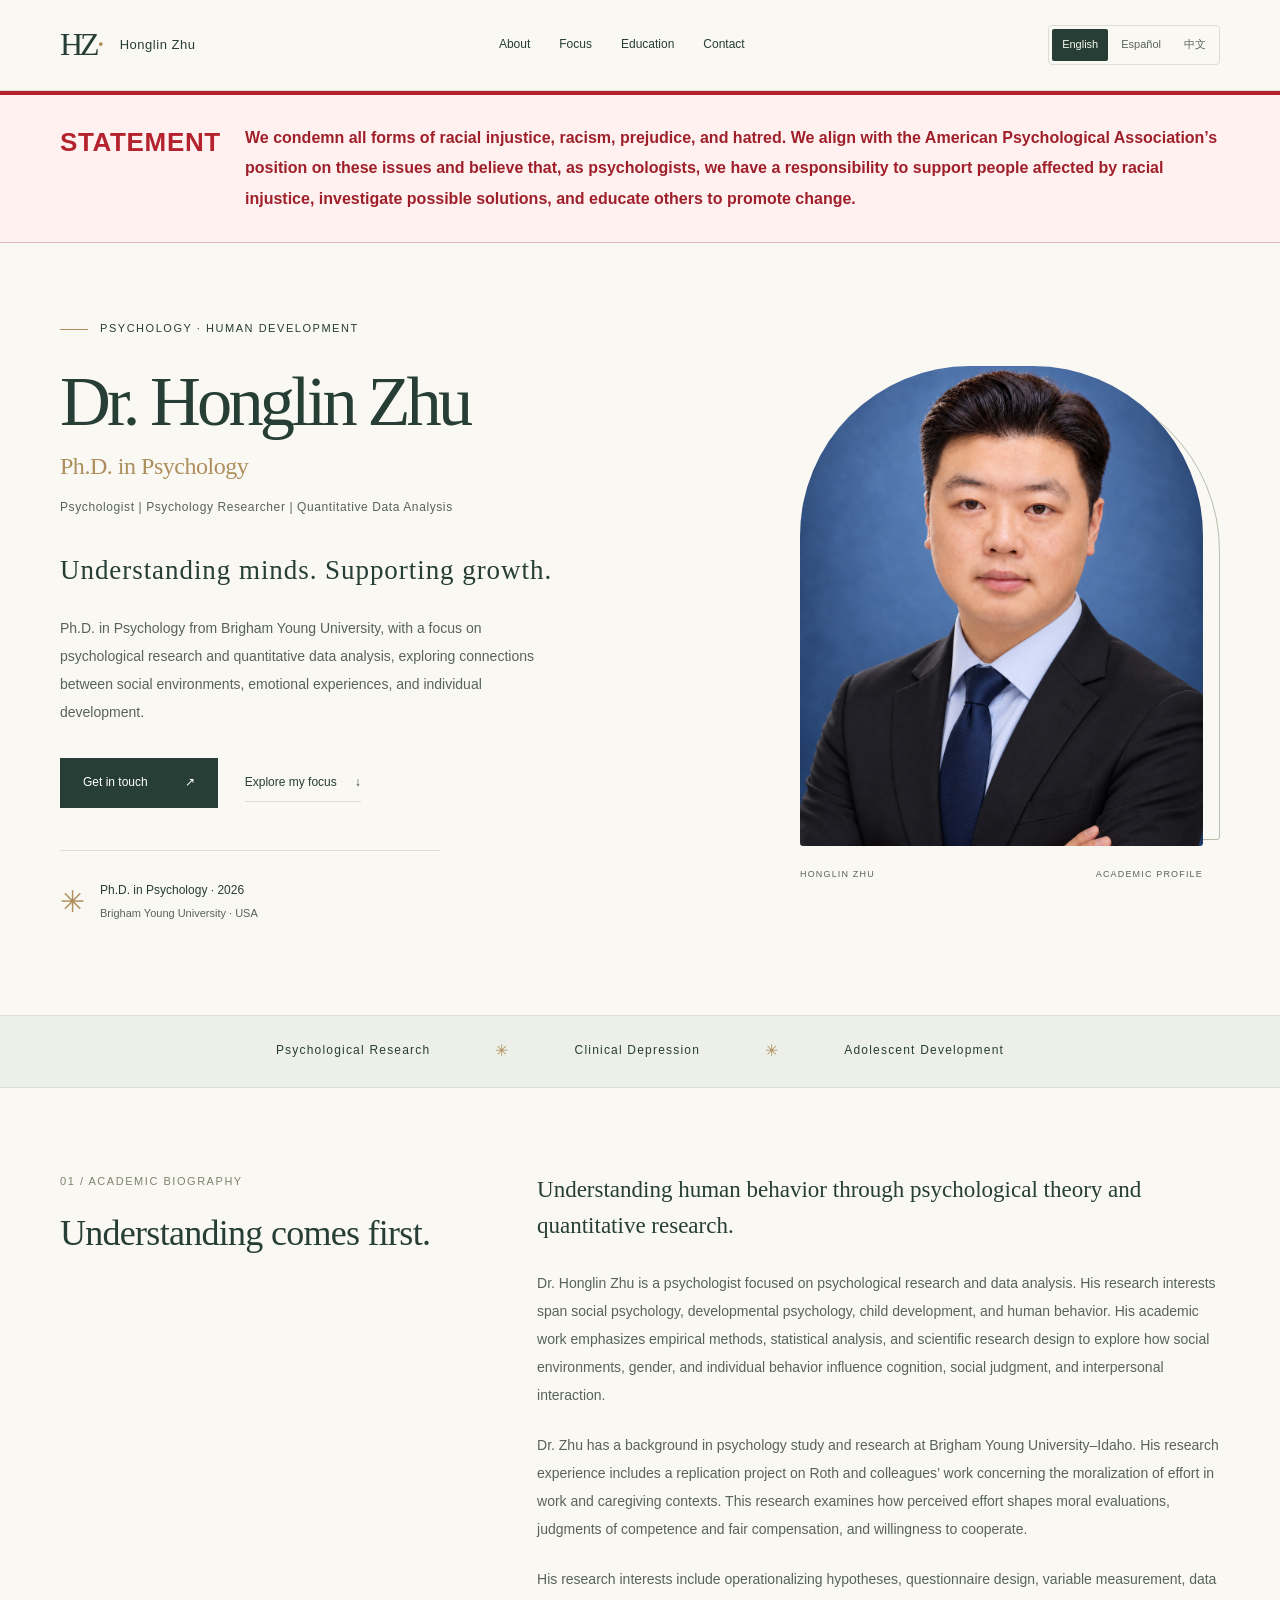
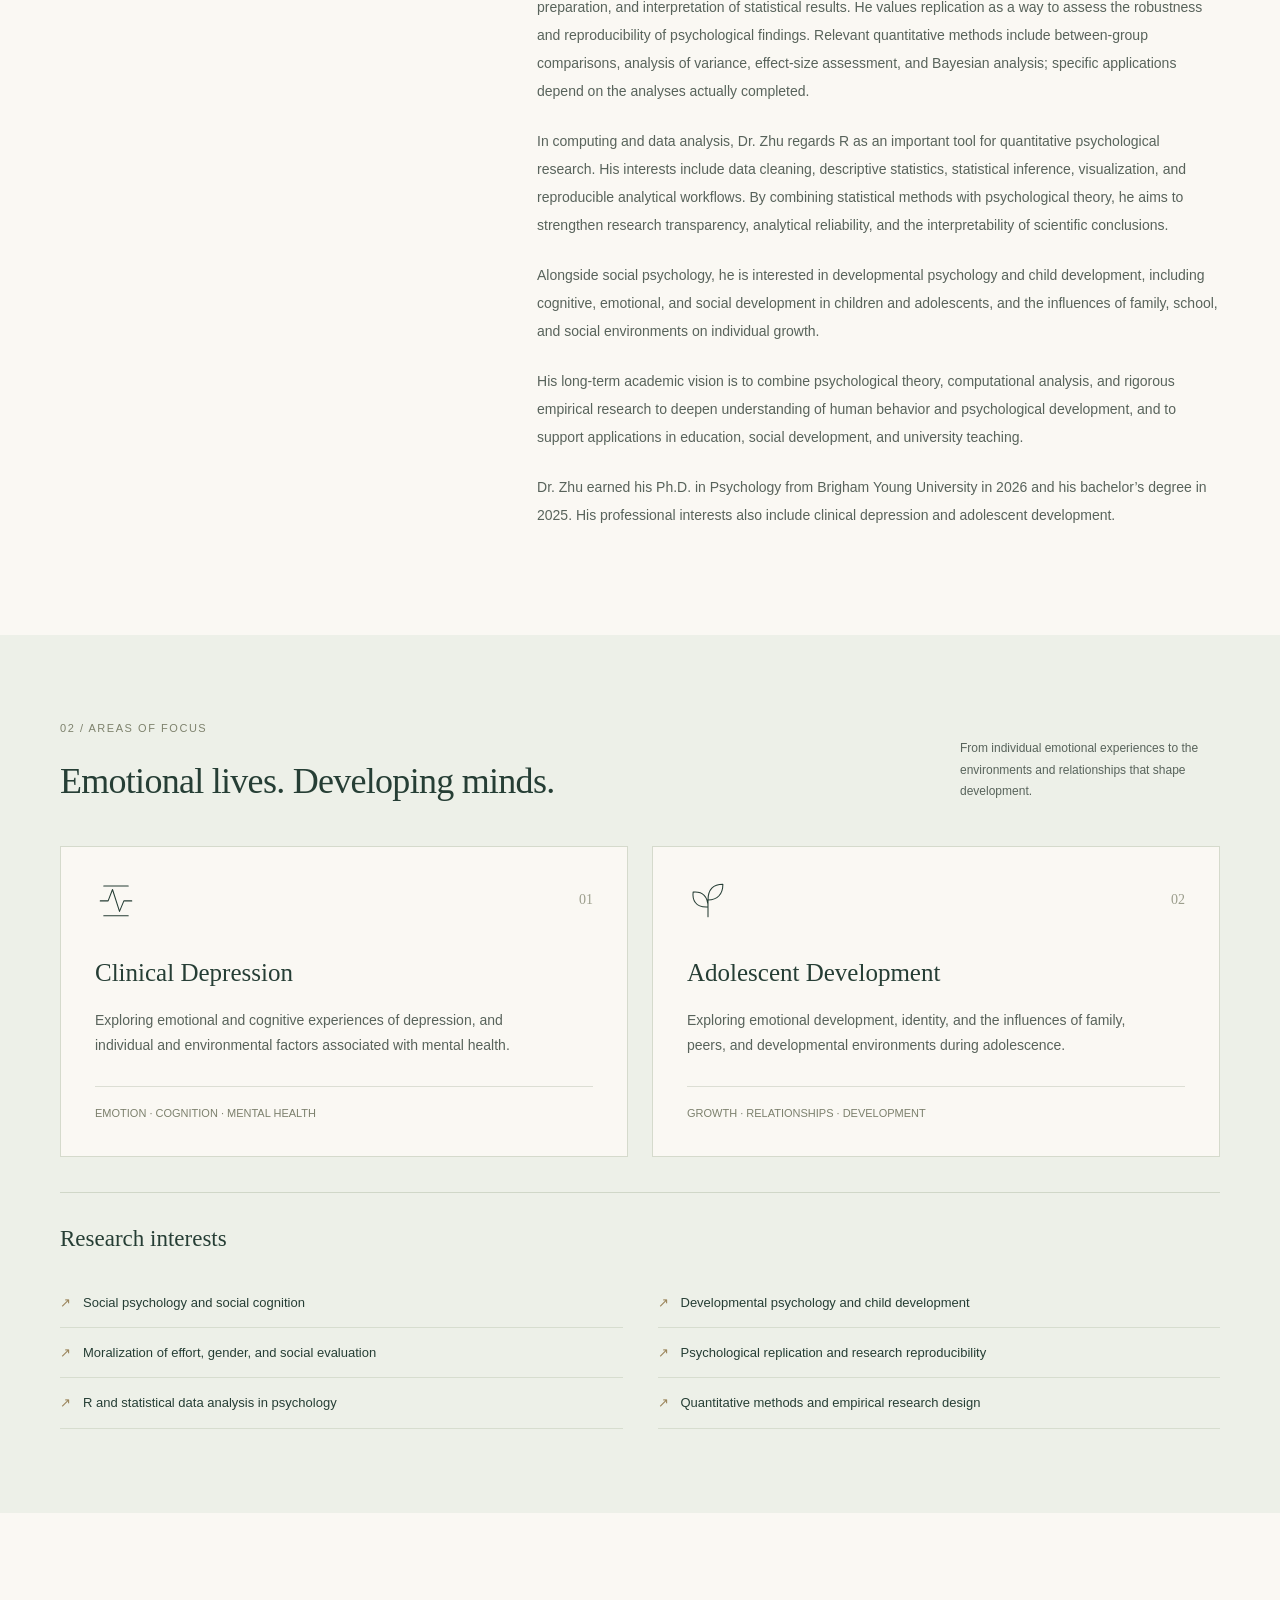
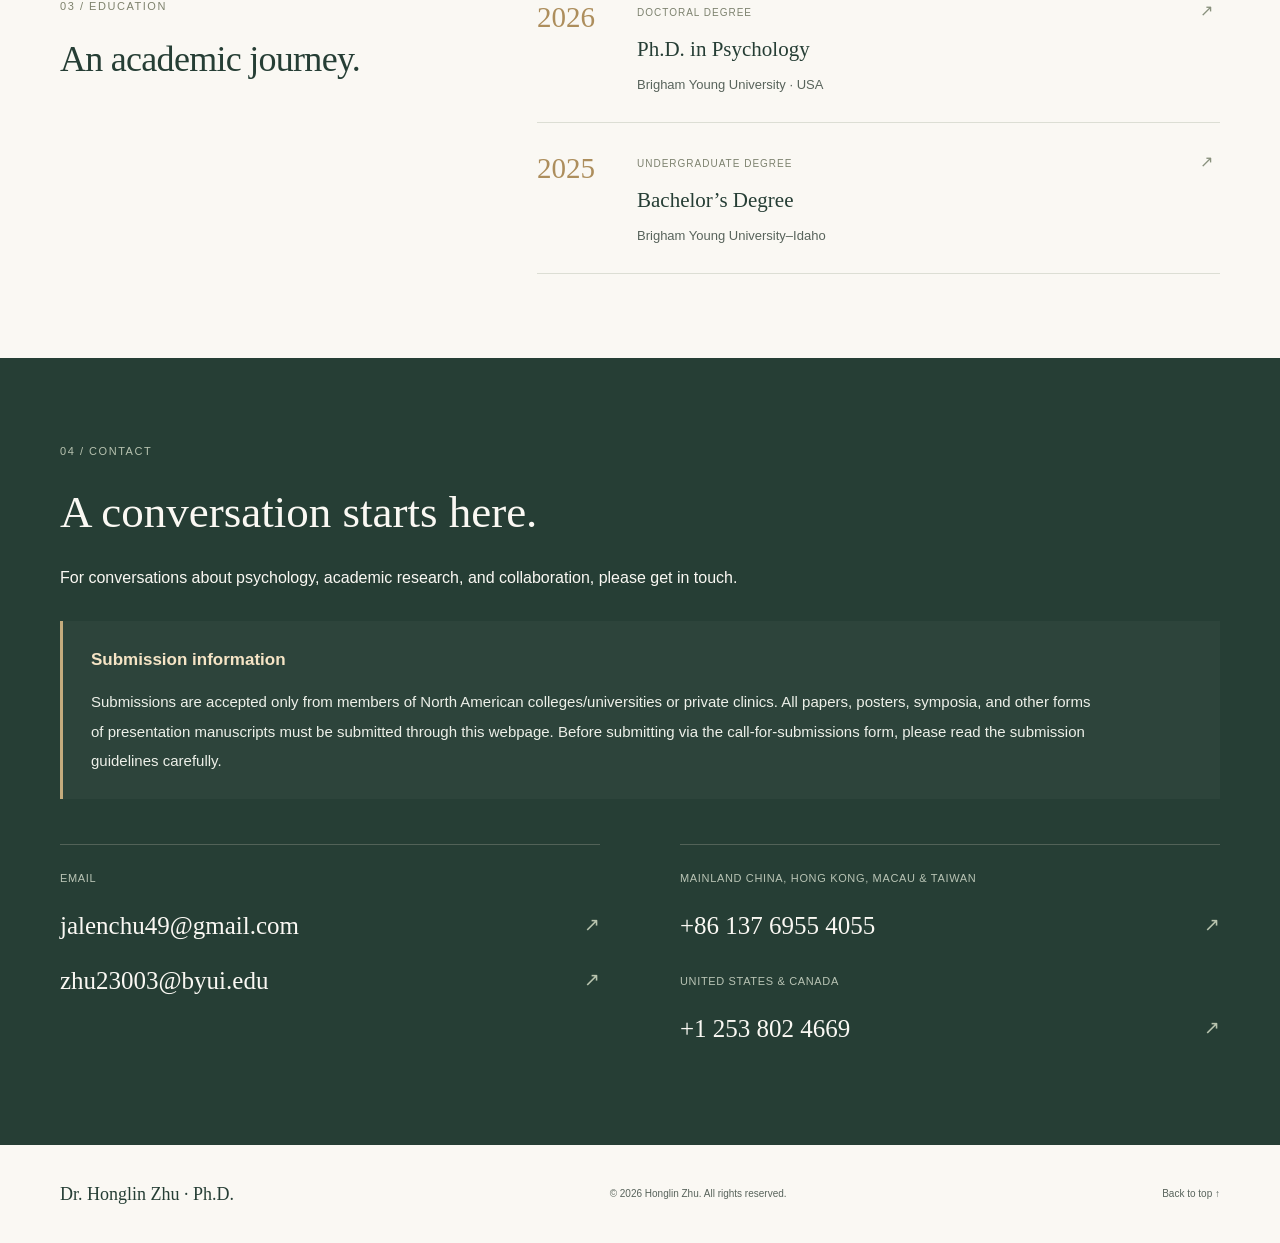
<file: index.html>
<!doctype html>
<html lang="en">
<head>
<meta charset="utf-8"><meta name="viewport" content="width=device-width, initial-scale=1"><meta name="theme-color" content="#263e35">
<meta name="description" content="Dr. Honglin Zhu, Ph.D. in Psychology, Brigham Young University. Psychological research, clinical depression, adolescent development and quantitative data analysis.">
<title>Dr. Honglin Zhu, Ph.D. | Psychology</title><link rel="icon" href="favicon.svg" type="image/svg+xml"><link rel="stylesheet" href="style.css?v=20261024-3"><script src="app.js?v=20261024-3" defer></script>
</head>
<body>
<a class="skip-link" href="#main" data-i18n="skip">Skip to content</a>
<header class="site-header"><div class="container header-inner">
<a class="brand" href="#home" aria-label="Honglin Zhu"><span class="monogram">HZ<span>·</span></span><span class="brand-name">Honglin Zhu</span></a>
<nav aria-label="Main navigation" data-label="navLabel"><a href="#about" data-i18n="navAbout">About</a><a href="#focus" data-i18n="navFocus">Focus</a><a href="#education" data-i18n="navEducation">Education</a><a href="#contact" data-i18n="navContact">Contact</a></nav>
<div class="languages" role="group" aria-label="Choose language / Elegir idioma / 选择语言"><button type="button" data-lang="en" lang="en" aria-pressed="true">English</button><button type="button" data-lang="es" lang="es" aria-pressed="false">Español</button><button type="button" data-lang="zh" lang="zh-CN" aria-pressed="false">中文</button></div>
</div></header>
<main id="main">
<aside class="statement"><div class="container"><p class="eyebrow" data-i18n="statementLabel">STATEMENT</p><p data-i18n="statement">We condemn all forms of racial injustice, racism, prejudice, and hatred. We align with the American Psychological Association’s position on these issues and believe that, as psychologists, we have a responsibility to support people affected by racial injustice, investigate possible solutions, and educate others to promote change.</p></div></aside>
<div class="container hero" id="home"><div class="hero-copy">
<p class="eyebrow"><span class="small-line"></span><span data-i18n="eyebrow">PSYCHOLOGY · HUMAN DEVELOPMENT</span></p>
<h1><span data-i18n="name">Dr. Honglin Zhu</span><span class="degree" data-i18n="nameSub">Ph.D. in Psychology</span></h1><p class="roles" data-i18n="roles">Psychologist | Psychology Researcher | Quantitative Data Analysis</p>
<p class="hero-title" data-i18n="heroTitle">Understanding minds. Supporting growth.</p>
<p class="hero-description" data-i18n="heroDescription">Ph.D. in Psychology from Brigham Young University, with a focus on psychological research and quantitative data analysis, exploring connections between social environments, emotional experiences, and individual development.</p>
<div class="hero-actions"><a class="button" href="#contact"><span data-i18n="getInTouch">Get in touch</span><span aria-hidden="true">↗</span></a><a class="text-link" href="#focus"><span data-i18n="explore">Explore my focus</span><span aria-hidden="true">↓</span></a></div>
<div class="hero-credential"><span class="credential-icon" aria-hidden="true">✳</span><div><span data-i18n="credential">Ph.D. in Psychology · 2026</span><small data-i18n="university">Brigham Young University · USA</small></div></div>
</div><figure class="portrait-frame"><div class="photo-outline" aria-hidden="true"></div><img src="portrait.png" width="1024" height="1536" alt="Honglin Zhu 的个人肖像" data-alt="portraitAlt" fetchpriority="high"><figcaption><span>HONGLIN ZHU</span><span data-i18n="portraitCaption">ACADEMIC PROFILE</span></figcaption></figure></div>
<div class="field-strip"><div class="container"><span data-i18n="stripOne">Psychological Research</span><span aria-hidden="true">✳</span><span data-i18n="stripTwo">Clinical Depression</span><span aria-hidden="true">✳</span><span data-i18n="stripThree">Adolescent Development</span></div></div>
<section class="container section about" id="about"><div class="section-heading"><p class="eyebrow" data-i18n="aboutLabel">01 / ACADEMIC BIOGRAPHY</p><h2 data-i18n="aboutTitle">Understanding comes first.</h2></div><div class="about-content"><p class="large-copy" data-i18n="aboutLead">Understanding human behavior through psychological theory and quantitative research.</p><p data-i18n="bio1">Dr. Honglin Zhu is a psychologist focused on psychological research and data analysis. His research interests span social psychology, developmental psychology, child development, and human behavior. His academic work emphasizes empirical methods, statistical analysis, and scientific research design to explore how social environments, gender, and individual behavior influence cognition, social judgment, and interpersonal interaction.</p><p data-i18n="bio2">Dr. Zhu has a background in psychology study and research at Brigham Young University–Idaho. His research experience includes a replication project on Roth and colleagues’ work concerning the moralization of effort in work and caregiving contexts. This research examines how perceived effort shapes moral evaluations, judgments of competence and fair compensation, and willingness to cooperate.</p><p data-i18n="bio3">His research interests include operationalizing hypotheses, questionnaire design, variable measurement, data preparation, and interpretation of statistical results. He values replication as a way to assess the robustness and reproducibility of psychological findings. Relevant quantitative methods include between-group comparisons, analysis of variance, effect-size assessment, and Bayesian analysis; specific applications depend on the analyses actually completed.</p><p data-i18n="bio4">In computing and data analysis, Dr. Zhu regards R as an important tool for quantitative psychological research. His interests include data cleaning, descriptive statistics, statistical inference, visualization, and reproducible analytical workflows. By combining statistical methods with psychological theory, he aims to strengthen research transparency, analytical reliability, and the interpretability of scientific conclusions.</p><p data-i18n="bio5">Alongside social psychology, he is interested in developmental psychology and child development, including cognitive, emotional, and social development in children and adolescents, and the influences of family, school, and social environments on individual growth.</p><p data-i18n="bio6">His long-term academic vision is to combine psychological theory, computational analysis, and rigorous empirical research to deepen understanding of human behavior and psychological development, and to support applications in education, social development, and university teaching.</p><p data-i18n="bio7">Dr. Zhu earned his Ph.D. in Psychology from Brigham Young University in 2026 and his bachelor’s degree in 2025. His professional interests also include clinical depression and adolescent development.</p></div></section>
<section class="focus-section" id="focus"><div class="container section"><div class="section-top"><div class="section-heading"><p class="eyebrow" data-i18n="focusLabel">02 / AREAS OF FOCUS</p><h2 data-i18n="focusTitle">Emotional lives. Developing minds.</h2></div><p class="section-note" data-i18n="focusNote">From individual emotional experiences to the environments and relationships that shape development.</p></div><div class="focus-grid">
<article class="focus-card"><div class="card-top"><svg viewBox="0 0 48 48" fill="none" aria-hidden="true"><path d="M6 25h9l5-13 8 25 5-12h9M10 8h28M10 42h28"/></svg><span>01</span></div><h3 data-i18n="depressionTitle">Clinical Depression</h3><p data-i18n="depressionBody">Exploring emotional and cognitive experiences of depression, and individual and environmental factors associated with mental health.</p><span class="card-tag" data-i18n="depressionTag">EMOTION · COGNITION · MENTAL HEALTH</span></article>
<article class="focus-card"><div class="card-top"><svg viewBox="0 0 48 48" fill="none" aria-hidden="true"><path d="M24 43V23M24 32C9 33 6 23 7 15c11-1 17 5 17 17ZM24 24c0-12 6-18 17-18 0 11-6 18-17 18Z"/></svg><span>02</span></div><h3 data-i18n="adolescentTitle">Adolescent Development</h3><p data-i18n="adolescentBody">Exploring emotional development, identity, and the influences of family, peers, and developmental environments during adolescence.</p><span class="card-tag" data-i18n="adolescentTag">GROWTH · RELATIONSHIPS · DEVELOPMENT</span></article>
</div><div class="research-directions"><h3 data-i18n="researchHeading">Research interests</h3><ul><li data-i18n="research1">Social psychology and social cognition</li><li data-i18n="research2">Developmental psychology and child development</li><li data-i18n="research3">Moralization of effort, gender, and social evaluation</li><li data-i18n="research4">Psychological replication and research reproducibility</li><li data-i18n="research5">R and statistical data analysis in psychology</li><li data-i18n="research6">Quantitative methods and empirical research design</li></ul></div></div></section>
<section class="container section education" id="education"><div class="section-heading"><p class="eyebrow" data-i18n="educationLabel">03 / EDUCATION</p><h2 data-i18n="educationTitle">An academic journey.</h2></div><div class="timeline">
<article class="education-item"><span class="year">2026</span><div><span class="education-tag" data-i18n="doctoralTag">DOCTORAL DEGREE</span><h3 data-i18n="doctoralDegree">Ph.D. in Psychology</h3><p data-i18n="doctoralSchool">Brigham Young University · USA</p></div><span class="education-mark" aria-hidden="true">↗</span></article>
<article class="education-item"><span class="year">2025</span><div><span class="education-tag" data-i18n="bachelorTag">UNDERGRADUATE DEGREE</span><h3 data-i18n="bachelorDegree">Bachelor’s Degree</h3><p data-i18n="bachelorNote">Brigham Young University–Idaho</p></div><span class="education-mark" aria-hidden="true">↗</span></article>
</div></section>
<section class="contact-section" id="contact"><div class="container section"><div class="contact-intro"><p class="eyebrow" data-i18n="contactLabel">04 / CONTACT</p><h2 data-i18n="contactTitle">A conversation starts here.</h2><p data-i18n="contactIntro">For conversations about psychology, academic research, and collaboration, please get in touch.</p><div class="submission-notice"><h3 data-i18n="submissionTitle">Submission information</h3><p data-i18n="submissionBody">Submissions are accepted only from members of North American colleges/universities or private clinics. All papers, posters, symposia, and other forms of presentation manuscripts must be submitted through this webpage. Before submitting via the call-for-submissions form, please read the submission guidelines carefully.</p></div></div><div class="contact-grid">
<div class="contact-card"><span class="contact-type" data-i18n="emailLabel">EMAIL</span><a href="mailto:jalenchu49@gmail.com">jalenchu49@gmail.com <span aria-hidden="true">↗</span></a><a href="mailto:zhu23003@byui.edu">zhu23003@byui.edu <span aria-hidden="true">↗</span></a></div>
<div class="contact-card"><span class="contact-type" data-i18n="asiaLabel">MAINLAND CHINA, HONG KONG, MACAU &amp; TAIWAN</span><a href="tel:+8613769554055">+86 137 6955 4055 <span aria-hidden="true">↗</span></a><span class="contact-type region" data-i18n="americaLabel">UNITED STATES &amp; CANADA</span><a href="tel:+12538024669">+1 253 802 4669 <span aria-hidden="true">↗</span></a></div>
</div></div></section>
</main>
<footer><div class="container footer-inner"><a class="footer-name" href="#home" data-i18n="footerName">Dr. Honglin Zhu · Ph.D.</a><p>© <span id="year">2026</span> Honglin Zhu. <span data-i18n="rights">All rights reserved.</span></p><a href="#home" class="back-top"><span data-i18n="backTop">Back to top</span> ↑</a></div></footer>
<noscript><p class="noscript">语言切换需要 JavaScript。Language switching requires JavaScript. Para cambiar de idioma, activa JavaScript.</p></noscript>
</body></html>
</file>
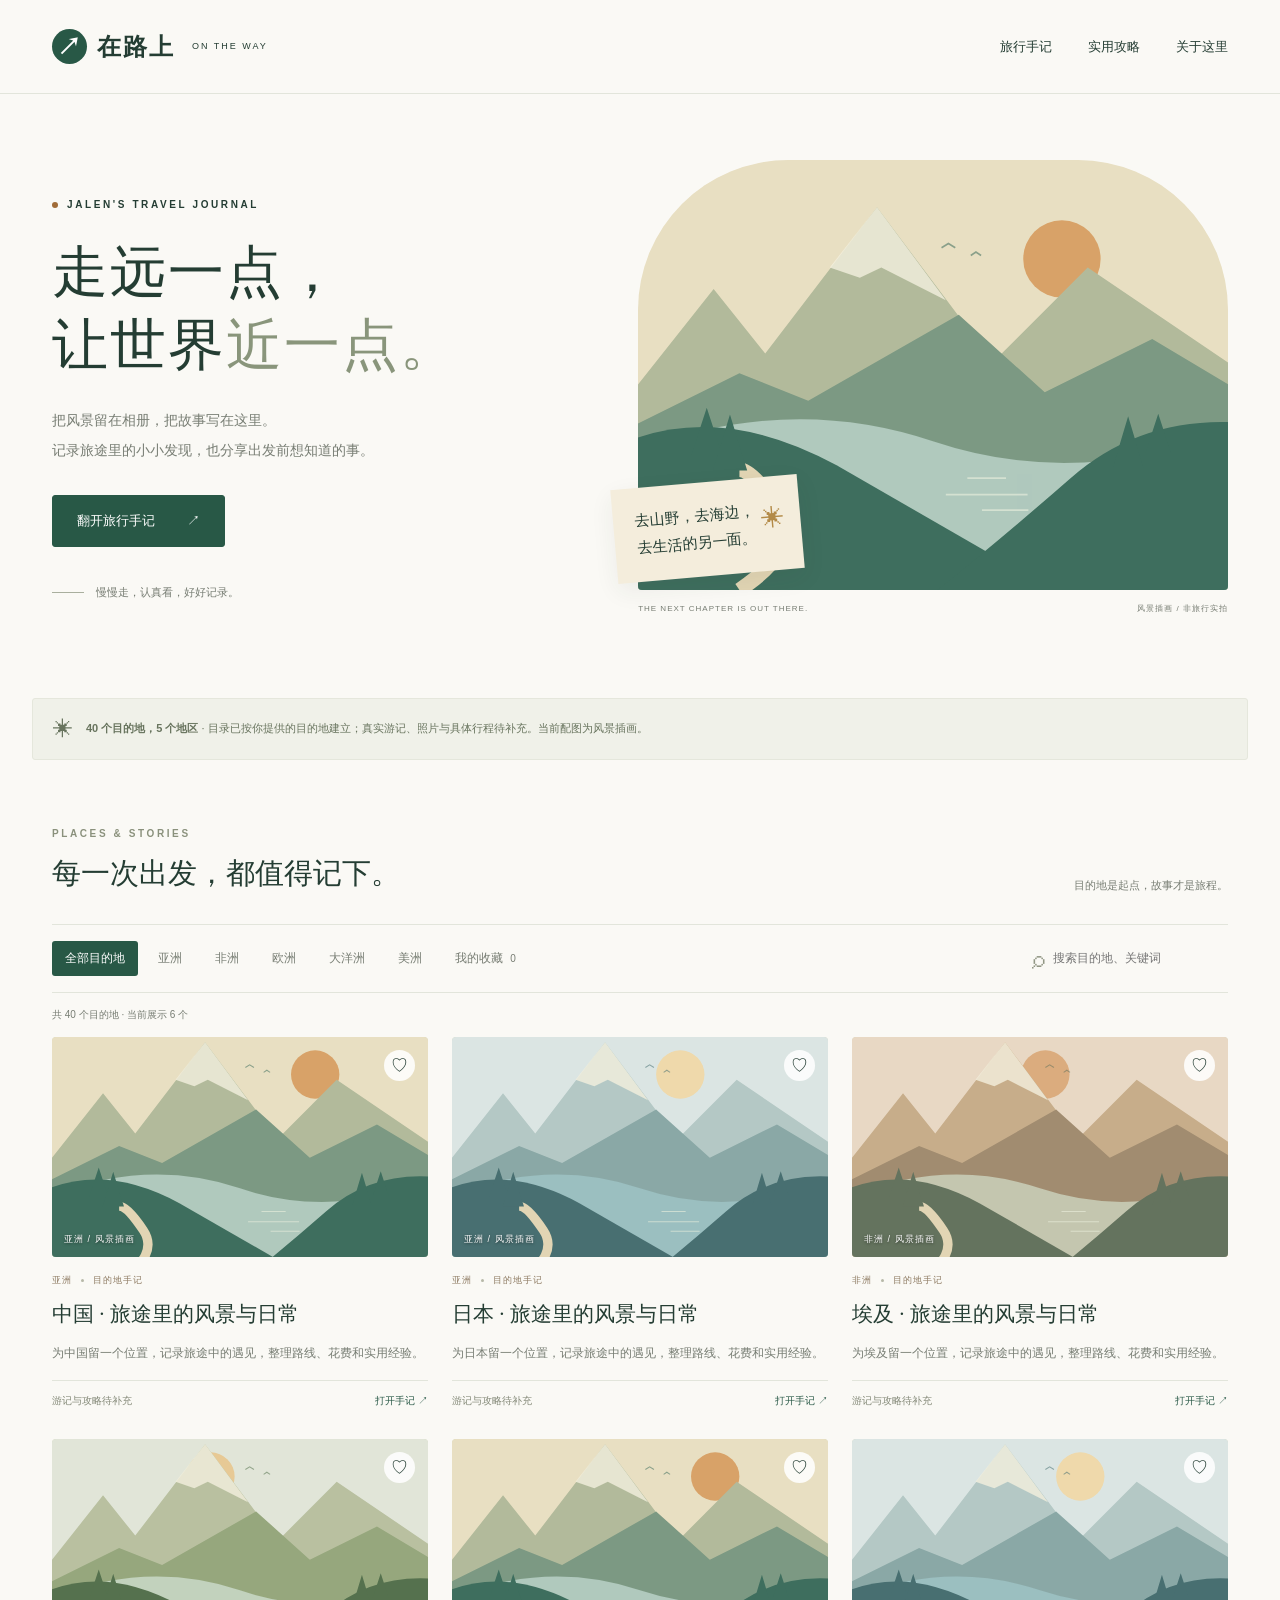
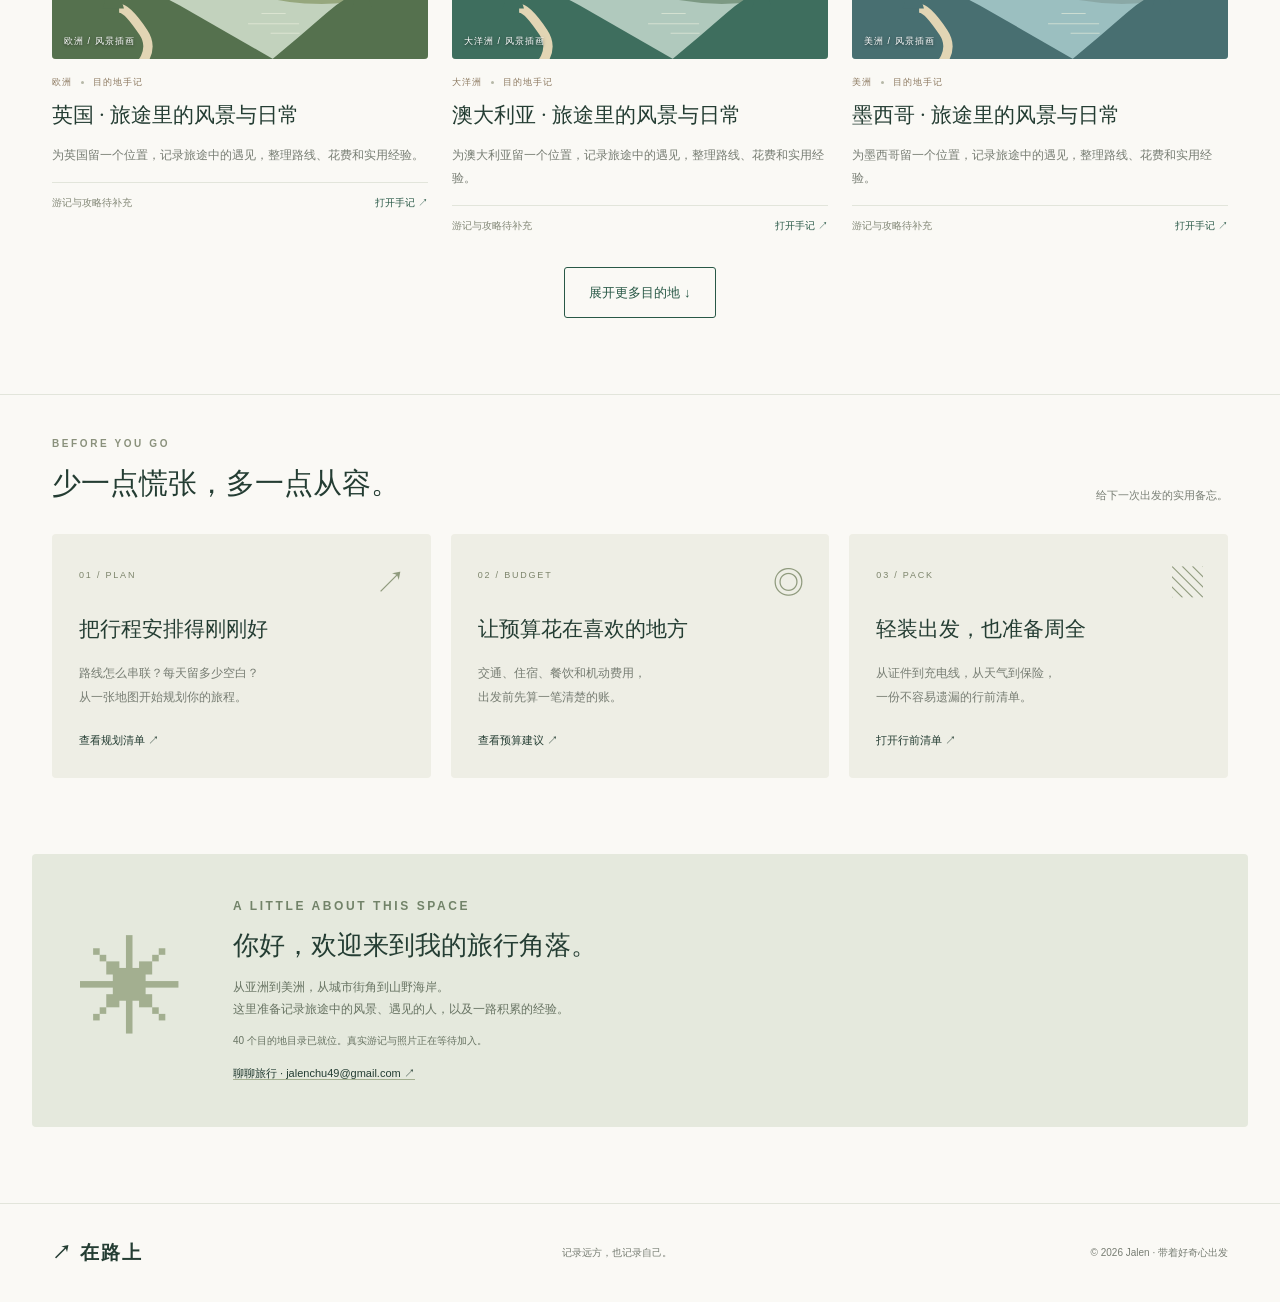
<file: travel/index.html>
<!doctype html>
<html lang="zh-CN">
<head>
  <meta charset="utf-8">
  <meta name="viewport" content="width=device-width, initial-scale=1">
  <meta name="description" content="在路上：收集旅行中的片刻，分享路线、预算与实用攻略。">
  <title>在路上 · Jalen 的旅行手记</title>
  <link rel="icon" href="icon.svg" type="image/svg+xml">
  <link rel="stylesheet" href="style.css">
  <script src="app.js" defer></script>
</head>
<body>
  <header class="header"><a class="brand" href="#home"><span class="brand-mark">↗</span>在路上<span class="brand-en">ON THE WAY</span></a><nav aria-label="主导航"><a href="#stories">旅行手记</a><a href="#guides">实用攻略</a><a href="#about">关于这里</a></nav></header>
  <main id="home">
    <section class="hero">
      <div class="hero-copy"><p class="eyebrow"><span></span> JALEN'S TRAVEL JOURNAL</p><h1>走远一点，<br>让世界<span>近一点。</span></h1><p class="intro">把风景留在相册，把故事写在这里。<br>记录旅途里的小小发现，也分享出发前想知道的事。</p><a class="button primary" href="#stories">翻开旅行手记 <span>↗</span></a><div class="hero-note"><span class="note-line"></span>慢慢走，认真看，好好记录。</div></div>
      <div class="hero-art"><div id="hero-landscape" aria-label="山间湖泊与公路的旅行插画" role="img"></div><div class="art-caption"><span>THE NEXT CHAPTER IS OUT THERE.</span><span>风景插画 / 非旅行实拍</span></div><div class="floating-note">去山野，去海边，<br>去生活的另一面。<span>✳</span></div></div>
    </section>
    <div class="notice"><span>✳</span><p><strong>40 个目的地，5 个地区</strong> · 目录已按你提供的目的地建立；真实游记、照片与具体行程待补充。当前配图为风景插画。</p></div>
    <section class="stories section" id="stories"><div class="section-heading"><div><p class="eyebrow">PLACES & STORIES</p><h2>每一次出发，都值得记下。</h2></div><span class="section-aside">目的地是起点，故事才是旅程。</span></div><div class="toolbar"><div class="filters" role="group" aria-label="目的地筛选"><button class="filter active" data-region="all" aria-pressed="true">全部目的地</button><button class="filter" data-region="asia" aria-pressed="false">亚洲</button><button class="filter" data-region="africa" aria-pressed="false">非洲</button><button class="filter" data-region="europe" aria-pressed="false">欧洲</button><button class="filter" data-region="oceania" aria-pressed="false">大洋洲</button><button class="filter" data-region="america" aria-pressed="false">美洲</button><button class="filter" data-region="saved" aria-pressed="false">我的收藏 <span id="saved-count">0</span></button></div><label class="search"><span aria-hidden="true">⌕</span><input id="search" type="search" placeholder="搜索目的地、关键词" aria-label="搜索目的地或关键词"></label></div><p id="results-count" class="results-count" aria-live="polite"></p><div class="cards" id="story-grid"></div><div class="more-wrap"><button class="button" id="show-more">展开更多目的地 ↓</button></div><div class="empty" id="empty" hidden><span>⌁</span><h3>这里还没有旅行故事</h3><p>试试其他关键词，或收藏一篇感兴趣的手记。</p><button class="button" id="reset">查看全部目的地</button></div></section>
    <section class="guide-section section" id="guides"><div class="section-heading"><div><p class="eyebrow">BEFORE YOU GO</p><h2>少一点慌张，多一点从容。</h2></div><span class="section-aside">给下一次出发的实用备忘。</span></div><div class="guide-grid"><button class="guide" data-guide="planning"><span class="guide-icon">↗</span><span class="guide-number">01 / PLAN</span><h3>把行程安排得刚刚好</h3><p>路线怎么串联？每天留多少空白？<br>从一张地图开始规划你的旅程。</p><span class="guide-more">查看规划清单 ↗</span></button><button class="guide" data-guide="budget"><span class="guide-icon">◎</span><span class="guide-number">02 / BUDGET</span><h3>让预算花在喜欢的地方</h3><p>交通、住宿、餐饮和机动费用，<br>出发前先算一笔清楚的账。</p><span class="guide-more">查看预算建议 ↗</span></button><button class="guide" data-guide="packing"><span class="guide-icon">▧</span><span class="guide-number">03 / PACK</span><h3>轻装出发，也准备周全</h3><p>从证件到充电线，从天气到保险，<br>一份不容易遗漏的行前清单。</p><span class="guide-more">打开行前清单 ↗</span></button></div></section>
    <section class="about section" id="about"><div class="about-symbol" aria-hidden="true">✳</div><div><p class="eyebrow">A LITTLE ABOUT THIS SPACE</p><h2>你好，欢迎来到我的旅行角落。</h2><p>从亚洲到美洲，从城市街角到山野海岸。<br>这里准备记录旅途中的风景、遇见的人，以及一路积累的经验。</p><p class="about-note">40 个目的地目录已就位。真实游记与照片正在等待加入。</p><a href="mailto:jalenchu49@gmail.com">聊聊旅行 · jalenchu49@gmail.com ↗</a></div></section>
  </main>
  <footer><a class="brand" href="#home">↗ 在路上</a><p>记录远方，也记录自己。</p><span>© <span id="year"></span> Jalen · 带着好奇心出发</span></footer>
  <dialog id="article-dialog" aria-labelledby="article-title"><button class="close-dialog" id="close-dialog" aria-label="关闭文章">×</button><div id="article-content"></div></dialog>
</body>
</html>
</file>
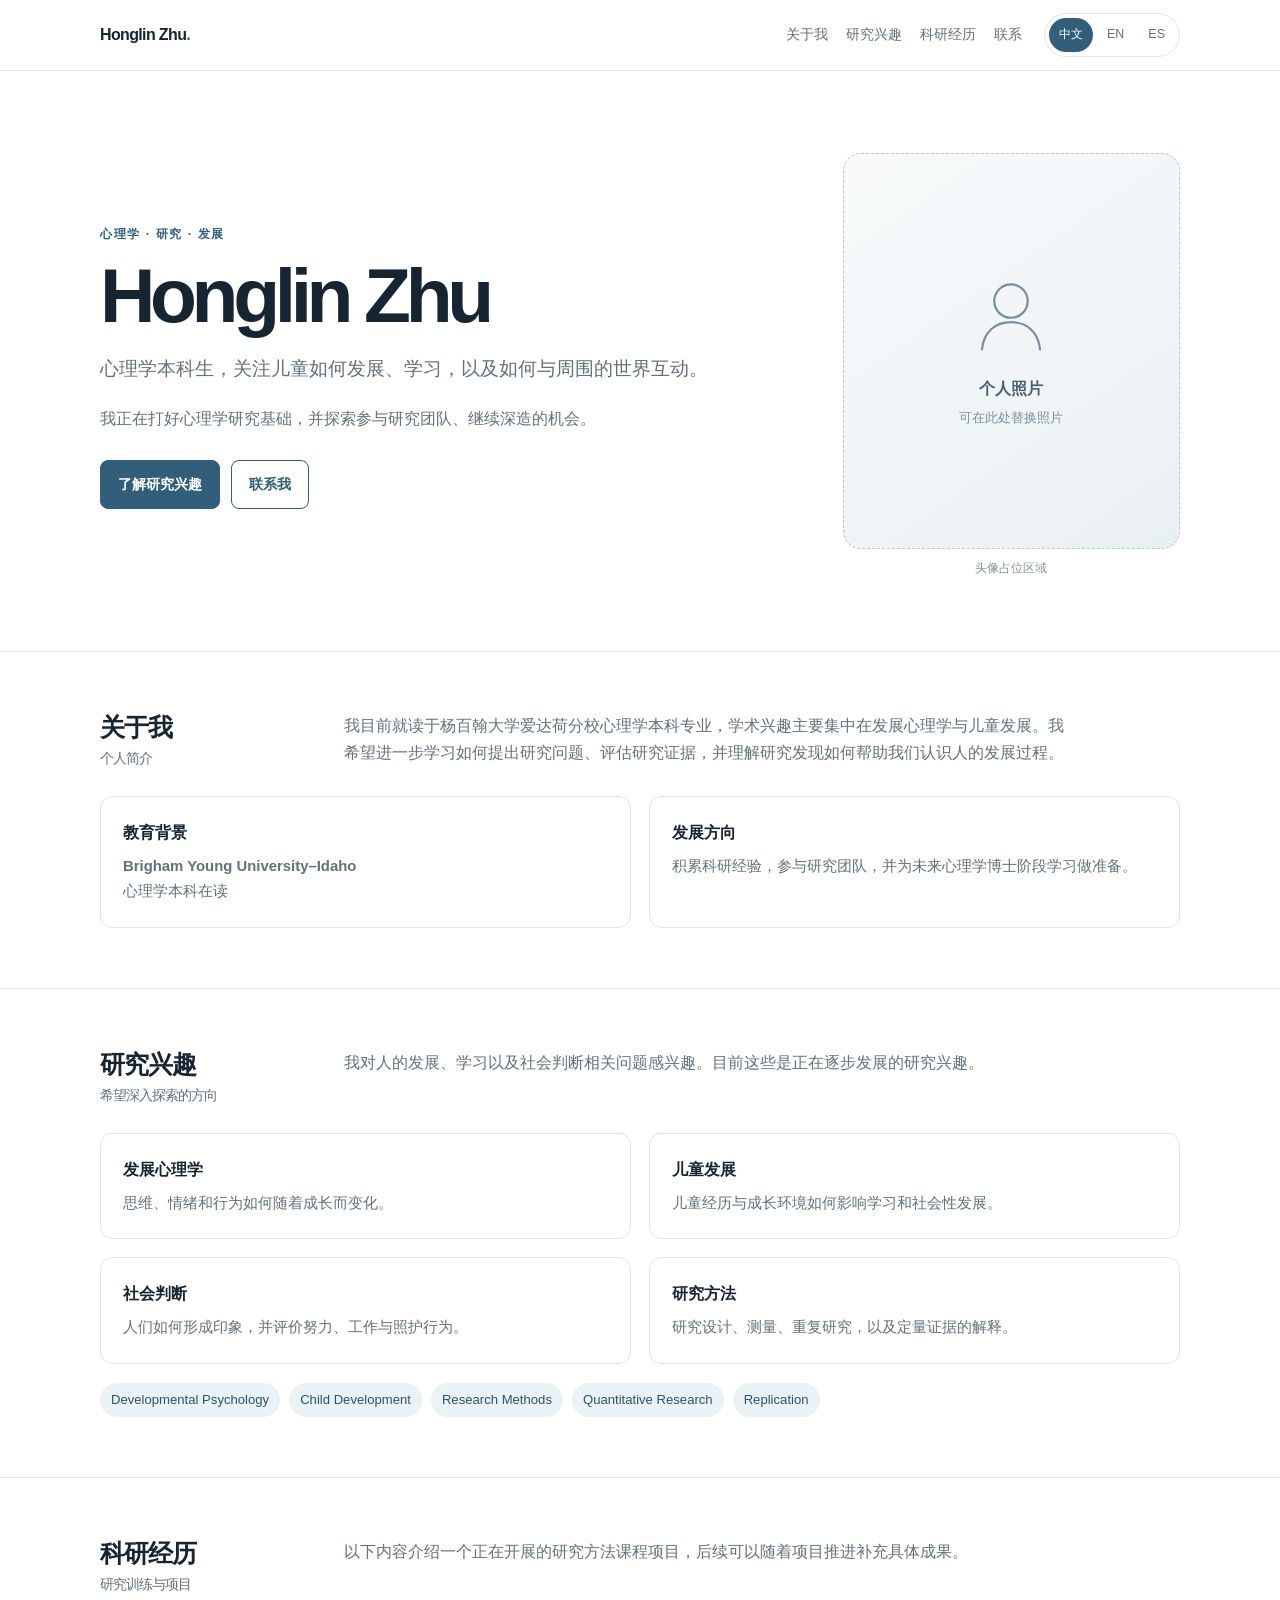
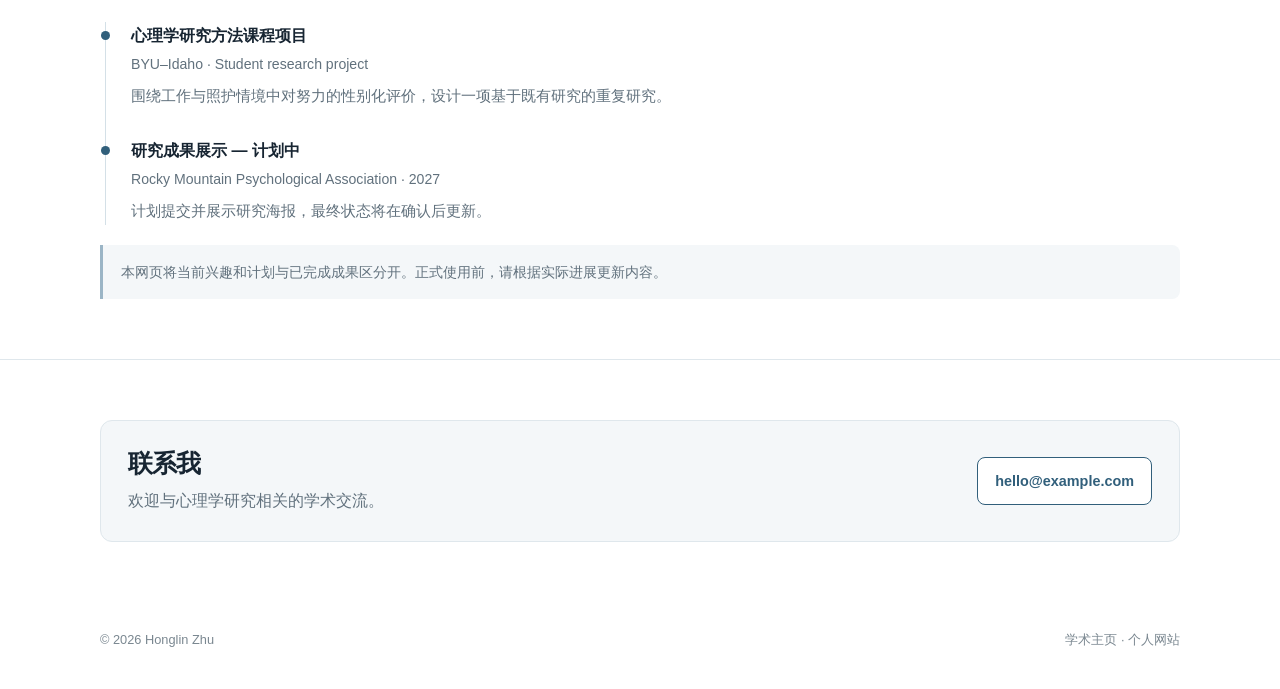
<file: preview.html>
<!DOCTYPE html>
<html lang="zh-CN">
<head>
  <meta charset="UTF-8" />
  <meta name="viewport" content="width=device-width, initial-scale=1.0" />
  <title>Honglin Zhu | Academic Profile</title>
  <style>
    :root {
      --ink:#172532;
      --muted:#61717d;
      --line:#dfe7ec;
      --soft:#f4f7f9;
      --accent:#315f7b;
      --accent-light:#eaf2f6;
      --max:1080px;
    }
    * { box-sizing:border-box; }
    html { scroll-behavior:smooth; }
    body {
      margin:0;
      color:var(--ink);
      background:#fff;
      font-family:Inter,-apple-system,BlinkMacSystemFont,"Segoe UI",
        "PingFang SC","Microsoft YaHei",Arial,sans-serif;
      line-height:1.7;
    }
    a { color:var(--accent); text-decoration:none; }
    a:hover { text-decoration:underline; }
    .container { width:min(var(--max),calc(100% - 44px)); margin:auto; }

    header {
      position:sticky;
      top:0;
      z-index:10;
      border-bottom:1px solid var(--line);
      background:rgba(255,255,255,.94);
      backdrop-filter:blur(12px);
    }
    .nav {
      min-height:70px;
      display:flex;
      align-items:center;
      justify-content:space-between;
      gap:20px;
    }
    .brand {
      color:var(--ink);
      font-weight:800;
      letter-spacing:-.04em;
      white-space:nowrap;
    }
    .nav-right {
      display:flex;
      align-items:center;
      gap:22px;
    }
    nav {
      display:flex;
      flex-wrap:wrap;
      gap:18px;
    }
    nav a {
      color:var(--muted);
      font-size:.88rem;
    }
    .languages {
      display:flex;
      gap:4px;
      padding:4px;
      border:1px solid var(--line);
      border-radius:999px;
      background:#fff;
    }
    .lang {
      border:0;
      border-radius:999px;
      padding:6px 10px;
      color:var(--muted);
      background:transparent;
      cursor:pointer;
      font:inherit;
      font-size:.78rem;
    }
    .lang.active {
      color:#fff;
      background:var(--accent);
    }

    .hero { padding:82px 0 72px; }
    .hero-grid {
      display:grid;
      grid-template-columns:minmax(0,1.4fr) minmax(230px,.7fr);
      align-items:center;
      gap:68px;
    }
    .eyebrow {
      color:var(--accent);
      font-size:.76rem;
      font-weight:800;
      letter-spacing:.13em;
      text-transform:uppercase;
    }
    h1 {
      margin:12px 0 18px;
      font-size:clamp(2.8rem,6vw,5.3rem);
      line-height:1.03;
      letter-spacing:-.07em;
    }
    .lead {
      max-width:680px;
      margin:0 0 20px;
      color:var(--muted);
      font-size:1.16rem;
    }
    .sublead {
      max-width:660px;
      margin:0;
      color:var(--muted);
    }
    .actions {
      display:flex;
      flex-wrap:wrap;
      gap:11px;
      margin-top:28px;
    }
    .button {
      display:inline-flex;
      align-items:center;
      justify-content:center;
      padding:11px 17px;
      border:1px solid var(--accent);
      border-radius:8px;
      font-size:.9rem;
      font-weight:700;
    }
    .button.primary {
      color:#fff;
      background:var(--accent);
    }
    .button.secondary {
      color:var(--accent);
      background:#fff;
    }

    .portrait {
      aspect-ratio:4/4.7;
      display:flex;
      flex-direction:column;
      align-items:center;
      justify-content:center;
      padding:20px;
      border:1px dashed #b9c8d2;
      border-radius:18px;
      color:#78909e;
      background:linear-gradient(145deg,#f8fafb,#e9f0f4);
      text-align:center;
    }
    .portrait svg {
      width:88px;
      height:88px;
      margin-bottom:15px;
    }
    .portrait strong { color:#496170; }
    .portrait small { margin-top:5px; }
    .hint {
      margin:9px 0 0;
      color:#84919a;
      font-size:.76rem;
      text-align:center;
    }

    section {
      padding:60px 0;
      border-top:1px solid var(--line);
    }
    .section-head {
      display:grid;
      grid-template-columns:210px 1fr;
      gap:34px;
      margin-bottom:28px;
    }
    h2 {
      margin:0;
      font-size:1.55rem;
      line-height:1.3;
      letter-spacing:-.04em;
    }
    .section-label {
      display:block;
      margin-top:6px;
      color:var(--muted);
      font-size:.85rem;
      font-weight:400;
    }
    .intro {
      max-width:720px;
      margin:0;
      color:var(--muted);
    }
    .grid {
      display:grid;
      grid-template-columns:repeat(2,1fr);
      gap:18px;
    }
    .card {
      padding:22px;
      border:1px solid var(--line);
      border-radius:12px;
      background:#fff;
    }
    .card h3 {
      margin:0 0 8px;
      font-size:1rem;
    }
    .card p {
      margin:0;
      color:var(--muted);
      font-size:.93rem;
    }
    .tags {
      display:flex;
      flex-wrap:wrap;
      gap:9px;
      margin-top:19px;
    }
    .tag {
      padding:6px 11px;
      border-radius:999px;
      color:#2d536b;
      background:var(--accent-light);
      font-size:.82rem;
    }
    .timeline {
      margin-left:5px;
      padding-left:25px;
      border-left:1px solid #d4e0e7;
    }
    .timeline-item {
      position:relative;
      padding-bottom:28px;
    }
    .timeline-item:last-child { padding-bottom:0; }
    .timeline-item::before {
      content:"";
      position:absolute;
      left:-30px;
      top:9px;
      width:9px;
      height:9px;
      border-radius:50%;
      background:var(--accent);
    }
    .timeline-item h3 { margin:0 0 4px; font-size:1rem; }
    .meta { margin-bottom:7px; color:var(--muted); font-size:.88rem; }
    .timeline-item p { margin:0; color:var(--muted); font-size:.93rem; }
    .note {
      margin-top:20px;
      padding:15px 18px;
      border-left:3px solid #9bb5c6;
      border-radius:0 8px 8px 0;
      color:var(--muted);
      background:var(--soft);
      font-size:.9rem;
    }
    .contact-box {
      display:flex;
      align-items:center;
      justify-content:space-between;
      gap:24px;
      padding:27px;
      border:1px solid var(--line);
      border-radius:12px;
      background:var(--soft);
    }
    .contact-box h2 { margin:0; }
    .contact-box p {
      margin:7px 0 0;
      color:var(--muted);
    }
    footer {
      padding:27px 0 38px;
      color:#7a8790;
      font-size:.8rem;
    }
    .footer-inner {
      display:flex;
      justify-content:space-between;
      flex-wrap:wrap;
      gap:15px;
    }

    [data-lang] { display:none; }
    [data-lang].active { display:inline; }
    p[data-lang].active,
    div[data-lang].active { display:block; }

    @media (max-width:760px) {
      .container { width:min(100% - 30px,620px); }
      .nav { padding:13px 0; align-items:flex-start; }
      .nav-right {
        flex-direction:column;
        align-items:flex-end;
        gap:9px;
      }
      nav { justify-content:flex-end; gap:8px 13px; }
      nav a { font-size:.78rem; }
      .hero { padding:55px 0 46px; }
      .hero-grid {
        grid-template-columns:1fr;
        gap:30px;
      }
      .portrait { width:190px; aspect-ratio:1/1.05; }
      .portrait svg { width:60px; height:60px; }
      section { padding:44px 0; }
      .section-head,
      .grid { grid-template-columns:1fr; }
      .section-head { gap:12px; }
      .contact-box {
        align-items:flex-start;
        flex-direction:column;
      }
    }
  </style>
</head>
<body>
  <header>
    <div class="container nav">
      <a href="#top" class="brand">Honglin Zhu<span style="color:var(--accent)">.</span></a>

      <div class="nav-right">
        <nav>
          <a href="#about"><span data-lang="zh" class="active">关于我</span><span data-lang="en">About</span><span data-lang="es">Sobre mí</span></a>
          <a href="#research"><span data-lang="zh" class="active">研究兴趣</span><span data-lang="en">Research</span><span data-lang="es">Investigación</span></a>
          <a href="#experience"><span data-lang="zh" class="active">科研经历</span><span data-lang="en">Experience</span><span data-lang="es">Experiencia</span></a>
          <a href="#contact"><span data-lang="zh" class="active">联系</span><span data-lang="en">Contact</span><span data-lang="es">Contacto</span></a>
        </nav>

        <div class="languages">
          <button class="lang active" data-language="zh">中文</button>
          <button class="lang" data-language="en">EN</button>
          <button class="lang" data-language="es">ES</button>
        </div>
      </div>
    </div>
  </header>

  <main id="top">
    <div class="container hero">
      <div class="hero-grid">
        <div>
          <div class="eyebrow">
            <span data-lang="zh" class="active">心理学 · 研究 · 发展</span>
            <span data-lang="en">Psychology · Research · Development</span>
            <span data-lang="es">Psicología · Investigación · Desarrollo</span>
          </div>

          <h1>Honglin Zhu</h1>

          <p class="lead">
            <span data-lang="zh" class="active">心理学本科生，关注儿童如何发展、学习，以及如何与周围的世界互动。</span>
            <span data-lang="en">Psychology undergraduate interested in understanding how children develop, learn, and interact with the world around them.</span>
            <span data-lang="es">Estudiante de psicología interesado en comprender cómo los niños se desarrollan, aprenden e interactúan con el mundo.</span>
          </p>

          <p class="sublead">
            <span data-lang="zh" class="active">我正在打好心理学研究基础，并探索参与研究团队、继续深造的机会。</span>
            <span data-lang="en">I am building a foundation in psychological research while exploring opportunities to contribute to research teams and pursue graduate study.</span>
            <span data-lang="es">Estoy construyendo una base en investigación psicológica y explorando oportunidades para colaborar con equipos de investigación y continuar mis estudios.</span>
          </p>

          <div class="actions">
            <a class="button primary" href="#research">
              <span data-lang="zh" class="active">了解研究兴趣</span>
              <span data-lang="en">Explore research</span>
              <span data-lang="es">Ver investigación</span>
            </a>
            <a class="button secondary" href="#contact">
              <span data-lang="zh" class="active">联系我</span>
              <span data-lang="en">Get in touch</span>
              <span data-lang="es">Contactar</span>
            </a>
          </div>
        </div>

        <div>
          <div class="portrait">
            <svg viewBox="0 0 100 100" fill="none" aria-hidden="true">
              <circle cx="50" cy="33" r="19" stroke="currentColor" stroke-width="2.5"/>
              <path d="M17 88c2-20 15-31 33-31s31 11 33 31" stroke="currentColor" stroke-width="2.5" stroke-linecap="round"/>
            </svg>
            <strong>
              <span data-lang="zh" class="active">个人照片</span>
              <span data-lang="en">Your portrait</span>
              <span data-lang="es">Tu retrato</span>
            </strong>
            <small>
              <span data-lang="zh" class="active">可在此处替换照片</span>
              <span data-lang="en">Replace this area with a photo</span>
              <span data-lang="es">Puedes reemplazar esta zona con una foto</span>
            </small>
          </div>
          <p class="hint">
            <span data-lang="zh" class="active">头像占位区域</span>
            <span data-lang="en">Portrait placeholder</span>
            <span data-lang="es">Espacio para retrato</span>
          </p>
        </div>
      </div>
    </div>

    <section id="about">
      <div class="container">
        <div class="section-head">
          <h2>
            <span data-lang="zh" class="active">关于我</span>
            <span data-lang="en">About Me</span>
            <span data-lang="es">Sobre mí</span>
            <span class="section-label">
              <span data-lang="zh" class="active">个人简介</span>
              <span data-lang="en">Profile</span>
              <span data-lang="es">Perfil</span>
            </span>
          </h2>
          <p class="intro">
            <span data-lang="zh" class="active">我目前就读于杨百翰大学爱达荷分校心理学本科专业，学术兴趣主要集中在发展心理学与儿童发展。我希望进一步学习如何提出研究问题、评估研究证据，并理解研究发现如何帮助我们认识人的发展过程。</span>
            <span data-lang="en">I study psychology at Brigham Young University–Idaho. My academic interests center on developmental psychology and child development. I am especially interested in how research questions are developed, evidence is evaluated, and findings deepen our understanding of human development.</span>
            <span data-lang="es">Estudio psicología en Brigham Young University–Idaho. Mis intereses académicos se centran en la psicología del desarrollo y el desarrollo infantil. Me interesa especialmente cómo se construyen las preguntas de investigación, cómo se evalúa la evidencia y cómo los hallazgos amplían nuestra comprensión del desarrollo humano.</span>
          </p>
        </div>

        <div class="grid">
          <article class="card">
            <h3>
              <span data-lang="zh" class="active">教育背景</span>
              <span data-lang="en">Education</span>
              <span data-lang="es">Formación</span>
            </h3>
            <p>
              <strong>Brigham Young University–Idaho</strong><br>
              <span data-lang="zh" class="active">心理学本科在读</span>
              <span data-lang="en">Undergraduate study in Psychology</span>
              <span data-lang="es">Estudios universitarios de Psicología</span>
            </p>
          </article>

          <article class="card">
            <h3>
              <span data-lang="zh" class="active">发展方向</span>
              <span data-lang="en">Long-term direction</span>
              <span data-lang="es">Dirección futura</span>
            </h3>
            <p>
              <span data-lang="zh" class="active">积累科研经验，参与研究团队，并为未来心理学博士阶段学习做准备。</span>
              <span data-lang="en">Build research experience, contribute to a research team, and prepare for doctoral study in psychology.</span>
              <span data-lang="es">Adquirir experiencia investigadora, colaborar con equipos y prepararme para estudios doctorales en psicología.</span>
            </p>
          </article>
        </div>
      </div>
    </section>

    <section id="research">
      <div class="container">
        <div class="section-head">
          <h2>
            <span data-lang="zh" class="active">研究兴趣</span>
            <span data-lang="en">Research Interests</span>
            <span data-lang="es">Intereses de investigación</span>
            <span class="section-label">
              <span data-lang="zh" class="active">希望深入探索的方向</span>
              <span data-lang="en">Areas of interest</span>
              <span data-lang="es">Áreas de interés</span>
            </span>
          </h2>
          <p class="intro">
            <span data-lang="zh" class="active">我对人的发展、学习以及社会判断相关问题感兴趣。目前这些是正在逐步发展的研究兴趣。</span>
            <span data-lang="en">I am interested in questions about development, learning, and social judgment. These are developing interests rather than claims of specialization.</span>
            <span data-lang="es">Me interesan las preguntas relacionadas con el desarrollo, el aprendizaje y el juicio social. Son intereses en desarrollo, no áreas de especialización consolidada.</span>
          </p>
        </div>

        <div class="grid">
          <article class="card">
            <h3><span data-lang="zh" class="active">发展心理学</span><span data-lang="en">Developmental Psychology</span><span data-lang="es">Psicología del desarrollo</span></h3>
            <p><span data-lang="zh" class="active">思维、情绪和行为如何随着成长而变化。</span><span data-lang="en">How thinking, emotion, and behavior change across development.</span><span data-lang="es">Cómo cambian el pensamiento, las emociones y la conducta durante el desarrollo.</span></p>
          </article>
          <article class="card">
            <h3><span data-lang="zh" class="active">儿童发展</span><span data-lang="en">Child Development</span><span data-lang="es">Desarrollo infantil</span></h3>
            <p><span data-lang="zh" class="active">儿童经历与成长环境如何影响学习和社会性发展。</span><span data-lang="en">How children's experiences and environments shape learning and social development.</span><span data-lang="es">Cómo las experiencias y los entornos influyen en el aprendizaje y el desarrollo social.</span></p>
          </article>
          <article class="card">
            <h3><span data-lang="zh" class="active">社会判断</span><span data-lang="en">Social Judgment</span><span data-lang="es">Juicio social</span></h3>
            <p><span data-lang="zh" class="active">人们如何形成印象，并评价努力、工作与照护行为。</span><span data-lang="en">How people form impressions and evaluate effort, work, and caregiving.</span><span data-lang="es">Cómo las personas forman impresiones y evalúan el esfuerzo, el trabajo y el cuidado.</span></p>
          </article>
          <article class="card">
            <h3><span data-lang="zh" class="active">研究方法</span><span data-lang="en">Research Methods</span><span data-lang="es">Métodos de investigación</span></h3>
            <p><span data-lang="zh" class="active">研究设计、测量、重复研究，以及定量证据的解释。</span><span data-lang="en">Study design, measurement, replication, and interpretation of quantitative evidence.</span><span data-lang="es">Diseño de estudios, medición, replicación e interpretación de evidencia cuantitativa.</span></p>
          </article>
        </div>

        <div class="tags">
          <span class="tag">Developmental Psychology</span>
          <span class="tag">Child Development</span>
          <span class="tag">Research Methods</span>
          <span class="tag">Quantitative Research</span>
          <span class="tag">Replication</span>
        </div>
      </div>
    </section>

    <section id="experience">
      <div class="container">
        <div class="section-head">
          <h2>
            <span data-lang="zh" class="active">科研经历</span>
            <span data-lang="en">Research Experience</span>
            <span data-lang="es">Experiencia investigadora</span>
            <span class="section-label">
              <span data-lang="zh" class="active">研究训练与项目</span>
              <span data-lang="en">Training and projects</span>
              <span data-lang="es">Formación y proyectos</span>
            </span>
          </h2>
          <p class="intro">
            <span data-lang="zh" class="active">以下内容介绍一个正在开展的研究方法课程项目，后续可以随着项目推进补充具体成果。</span>
            <span data-lang="en">The following describes a developing research methods project. Details can be updated as the project progresses.</span>
            <span data-lang="es">A continuación se describe un proyecto en desarrollo sobre métodos de investigación. Los detalles pueden actualizarse a medida que avance.</span>
          </p>
        </div>

        <div class="timeline">
          <div class="timeline-item">
            <h3><span data-lang="zh" class="active">心理学研究方法课程项目</span><span data-lang="en">Psychology Research Methods Project</span><span data-lang="es">Proyecto de métodos de investigación</span></h3>
            <div class="meta">BYU–Idaho · Student research project</div>
            <p>
              <span data-lang="zh" class="active">围绕工作与照护情境中对努力的性别化评价，设计一项基于既有研究的重复研究。</span>
              <span data-lang="en">Developing a replication study on gendered judgments of effort in work and caregiving contexts.</span>
              <span data-lang="es">Desarrollo de un estudio de replicación sobre las evaluaciones de género del esfuerzo en contextos laborales y de cuidado.</span>
            </p>
          </div>

          <div class="timeline-item">
            <h3><span data-lang="zh" class="active">研究成果展示 — 计划中</span><span data-lang="en">Research Presentation — Planned</span><span data-lang="es">Presentación de investigación — Planificada</span></h3>
            <div class="meta">Rocky Mountain Psychological Association · 2027</div>
            <p>
              <span data-lang="zh" class="active">计划提交并展示研究海报，最终状态将在确认后更新。</span>
              <span data-lang="en">Planning to submit and present a research poster. Final status will be updated after confirmation.</span>
              <span data-lang="es">Se planea enviar y presentar un póster de investigación. El estado final se actualizará tras la confirmación.</span>
            </p>
          </div>
        </div>

        <div class="note">
          <span data-lang="zh" class="active">本网页将当前兴趣和计划与已完成成果区分开。正式使用前，请根据实际进展更新内容。</span>
          <span data-lang="en">This page distinguishes current interests and plans from completed achievements. Update details before using it officially.</span>
          <span data-lang="es">Esta página distingue los intereses y planes actuales de los logros completados. Actualiza los detalles antes de usarla oficialmente.</span>
        </div>
      </div>
    </section>

    <section id="contact">
      <div class="container">
        <div class="contact-box">
          <div>
            <h2>
              <span data-lang="zh" class="active">联系我</span>
              <span data-lang="en">Contact</span>
              <span data-lang="es">Contacto</span>
            </h2>
            <p>
              <span data-lang="zh" class="active">欢迎与心理学研究相关的学术交流。</span>
              <span data-lang="en">I welcome academic connections and conversations about psychology research.</span>
              <span data-lang="es">Estoy abierto a conexiones académicas y conversaciones sobre investigación psicológica.</span>
            </p>
          </div>
          <a class="button secondary" href="mailto:hello@example.com">hello@example.com</a>
        </div>
      </div>
    </section>
  </main>

  <footer>
    <div class="container footer-inner">
      <span>© 2026 Honglin Zhu</span>
      <span>
        <span data-lang="zh" class="active">学术主页 · 个人网站</span>
        <span data-lang="en">Academic profile · Personal website</span>
        <span data-lang="es">Perfil académico · Sitio personal</span>
      </span>
    </div>
  </footer>

  <script>
    const buttons = document.querySelectorAll("[data-language]");
    const texts = document.querySelectorAll("[data-lang]");

    function setLanguage(language) {
      document.documentElement.lang =
        language === "zh" ? "zh-CN" : language === "es" ? "es" : "en";

      texts.forEach(item => {
        item.classList.toggle("active", item.dataset.lang === language);
      });

      buttons.forEach(button => {
        button.classList.toggle("active", button.dataset.language === language);
        button.setAttribute("aria-pressed", button.dataset.language === language);
      });

      localStorage.setItem("language", language);
    }

    buttons.forEach(button => {
      button.addEventListener("click", () => {
        setLanguage(button.dataset.language);
      });
    });

    setLanguage(localStorage.getItem("language") || "zh");
  </script>
</body>
</html>
</file>
<file: style.css>
:root{--paper:#faf8f3;--ink:#263e35;--text:#58635b;--line:#dcded4;--sage:#edf0e8;--gold:#ad8e5c;--serif:Georgia,'Times New Roman','Songti SC','Noto Serif CJK SC',serif}*{box-sizing:border-box}html{scroll-behavior:smooth;scroll-padding-top:110px}body{margin:0;background:var(--paper);color:var(--ink);font-family:-apple-system,BlinkMacSystemFont,'Segoe UI','PingFang SC','Microsoft YaHei',sans-serif;line-height:1.8;-webkit-font-smoothing:antialiased}a{color:inherit;text-decoration:none}button{font:inherit}a,button{-webkit-tap-highlight-color:transparent}a:focus-visible,button:focus-visible{outline:2px solid var(--gold);outline-offset:5px}a:hover{color:#897047}.container{width:min(1160px,calc(100% - 96px));margin-inline:auto}.site-header{border-bottom:1px solid var(--line);background:rgba(250,248,243,.96);position:sticky;top:0;z-index:20;backdrop-filter:blur(12px)}.header-inner{display:flex;align-items:center;justify-content:space-between;gap:24px;min-height:90px}.brand{display:flex;align-items:center;gap:18px;white-space:nowrap}.monogram{font-family:var(--serif);font-size:32px;letter-spacing:-3px}.monogram span{color:var(--gold)}.brand-name{font-size:13px;letter-spacing:.04em}nav{display:flex;gap:29px;font-size:12px}nav a{padding:12px 0}.languages{display:flex;gap:3px;border:1px solid var(--line);border-radius:4px;padding:3px}.languages button{border:0;background:none;font-size:11px;padding:6px 10px;color:var(--text);cursor:pointer;border-radius:2px}.languages button[aria-pressed=true]{background:var(--ink);color:var(--paper)}.hero{display:grid;grid-template-columns:1.22fr 1fr;align-items:center;gap:90px;padding-block:76px 86px}.eyebrow{display:flex;align-items:center;gap:12px;font-size:11px;font-weight:500;letter-spacing:.14em;margin:0 0 26px}.small-line{width:28px;height:1px;background:var(--gold)}h1{font-family:var(--serif);font-weight:400;letter-spacing:-.055em;font-size:clamp(48px,5.5vw,78px);line-height:1.05;margin:0 0 28px}.degree{display:block;font-size:31px;letter-spacing:0;color:var(--gold);margin-top:15px}.hero-title{font-family:var(--serif);font-size:27px;letter-spacing:.035em;margin:0 0 20px}.hero-description{font-size:14px;color:var(--text);max-width:480px;margin:0;line-height:2}.hero-actions{display:flex;align-items:center;flex-wrap:wrap;gap:27px;margin-top:32px}.button{background:var(--ink);color:#fff;display:inline-flex;gap:37px;padding:13px 22px;font-size:12px;border:1px solid var(--ink);transition:background .2s}.button:hover{background:#3d5849;color:#fff}.text-link{display:inline-flex;gap:18px;font-size:12px;border-bottom:1px solid var(--line);padding-block:8px}.hero-credential{display:flex;align-items:center;gap:15px;border-top:1px solid var(--line);margin-top:42px;padding-top:24px;font-size:12px;max-width:380px}.credential-icon{font-size:30px;color:var(--gold)}.hero-credential small{display:block;color:var(--text);font-size:11px;margin-top:2px}.portrait-frame{margin:0;position:relative;padding:0 17px 0 0;max-width:420px;justify-self:end;width:100%}.portrait-frame img{display:block;position:relative;width:100%;height:480px;object-fit:cover;object-position:50% 36%;border-radius:170px 170px 3px 3px}.photo-outline{position:absolute;inset:15px 0 42px 17px;border:1px solid #b8bea9;border-radius:170px 170px 3px 3px}.portrait-frame figcaption{display:flex;justify-content:space-between;gap:12px;font-size:9px;letter-spacing:.13em;padding-top:20px;color:var(--text)}.field-strip{border-block:1px solid var(--line);background:var(--sage)}.field-strip .container{display:flex;justify-content:center;align-items:center;gap:65px;padding-block:21px;font-size:12px;letter-spacing:.1em}.field-strip [aria-hidden]{color:var(--gold);font-size:16px}.section{padding-block:84px}.about,.education{display:grid;grid-template-columns:.85fr 1.5fr;gap:90px}.section-heading h2{font-family:var(--serif);font-size:clamp(26px,3vw,36px);font-weight:400;line-height:1.5;letter-spacing:-.02em;margin:0}.section-heading .eyebrow{color:#7e826d;margin-bottom:15px}.about-content p{font-size:14px;color:var(--text);margin:0 0 18px;line-height:2}.about-content .large-copy{font-family:var(--serif);font-size:23px;line-height:1.6;color:var(--ink);margin-bottom:24px}.focus-section{background:var(--sage)}.section-top{display:flex;justify-content:space-between;align-items:flex-end;gap:40px;margin-bottom:38px}.section-note{font-size:12px;color:var(--text);max-width:260px;margin:0 0 5px}.focus-grid{display:grid;grid-template-columns:1fr 1fr;gap:24px}.focus-card{border:1px solid #d5dacc;background:var(--paper);padding:32px 34px}.card-top{display:flex;align-items:center;justify-content:space-between;margin-bottom:29px}.card-top svg{width:42px;height:42px;stroke:var(--ink);stroke-width:1.2;stroke-linecap:round;stroke-linejoin:round}.card-top>span{color:#9c9e8d;font-family:var(--serif);font-size:14px}.focus-card h3{font-family:var(--serif);font-size:25px;font-weight:400;margin:0 0 13px}.focus-card p{font-size:14px;color:var(--text);margin:0 0 28px;max-width:440px}.card-tag{border-top:1px solid var(--line);display:block;padding-top:17px;font-size:11px;color:#7c806d}.education-item{display:grid;grid-template-columns:76px 1fr 20px;gap:24px;padding-block:25px;border-bottom:1px solid var(--line)}.education-item:first-child{padding-top:0}.year{font-family:var(--serif);font-size:29px;line-height:1.4;color:var(--gold)}.education-tag{font-size:10px;color:#7d826f;letter-spacing:.1em}.education-item h3{font-size:21px;font-family:var(--serif);font-weight:400;margin:5px 0}.education-item p{font-size:13px;color:var(--text);margin:0}.education-mark{color:#89917d}.contact-section{background:var(--ink);color:var(--paper)}.contact-intro .eyebrow{color:#b7c2b0;margin-bottom:17px}.contact-intro h2{font-family:var(--serif);font-size:clamp(30px,4vw,45px);font-weight:400;line-height:1.5;margin:0 0 18px}.contact-intro p:last-child{color:#bdc8bd;font-size:14px;margin:0}.contact-grid{display:grid;grid-template-columns:1fr 1fr;gap:80px;margin-top:45px}.contact-card{border-top:1px solid #526258;padding-top:24px;min-width:0}.contact-type{display:block;font-size:11px;letter-spacing:.06em;color:#b9c4b5;margin-bottom:14px}.contact-card a{display:flex;align-items:center;justify-content:space-between;gap:15px;font-family:var(--serif);font-size:clamp(17px,2vw,25px);margin-bottom:10px;overflow-wrap:anywhere}.contact-card a:hover{color:#d2bf98}.contact-card a span{font-size:19px;color:#b8c3ae}.region{margin-top:24px}.footer-inner{display:flex;align-items:center;justify-content:space-between;gap:24px;padding-block:30px}.footer-name{font-family:var(--serif);font-size:18px}.footer-name span{color:#868774;font-size:13px}.footer-inner p,.back-top{font-size:10px;color:var(--text)}.skip-link{position:fixed;left:15px;top:-70px;padding:12px;background:var(--ink);color:white;z-index:40}.skip-link:focus{top:12px}.noscript{text-align:center;padding:15px;font-size:12px}
@media(min-width:1500px){.hero{padding-block:100px}.portrait-frame img{height:520px}}
@media(max-width:1000px){.container{width:calc(100% - 56px)}.hero{gap:45px}.header-inner{gap:15px}nav{gap:16px}.brand-name{display:none}.about,.education{gap:45px}.portrait-frame img{height:440px}.field-strip .container{gap:32px}.contact-grid{gap:40px}}
@media(max-width:650px){html{scroll-padding-top:130px}.container{width:calc(100% - 40px)}.header-inner{min-height:100px;flex-wrap:wrap;gap:0;padding-block:10px}.brand{order:0}.monogram{font-size:27px}.brand-name{display:inline;font-size:12px}nav{order:2;flex-basis:100%;justify-content:space-between;gap:8px;font-size:11px}nav a{padding:8px 0 0}.languages{order:1}.languages button{padding:4px 9px}.hero{grid-template-columns:1fr;gap:36px;padding-block:42px 40px}.eyebrow{font-size:10px;margin-bottom:22px}h1{font-size:57px;margin-bottom:24px}.degree{font-size:26px;margin-top:10px}.hero-title{font-size:25px}.hero-description{font-size:13px}.hero-actions{gap:24px;margin-top:25px}.hero-credential{margin-top:30px;padding-top:18px;max-width:none}.portrait-frame{justify-self:center;max-width:340px;padding-right:12px}.portrait-frame img{height:390px}.photo-outline{inset:12px 0 39px 12px}.field-strip .container{gap:14px;font-size:10px;letter-spacing:0;padding-block:17px}.field-strip [aria-hidden]{font-size:12px}.section{padding-block:52px}.about,.education{grid-template-columns:1fr;gap:28px}.about-content .large-copy{font-size:21px}.about-content p{font-size:13px}.section-top{display:block;margin-bottom:26px}.section-note{max-width:none;margin-top:18px}.focus-grid{grid-template-columns:1fr;gap:16px}.focus-card{padding:26px}.card-top{margin-bottom:20px}.focus-card h3{font-size:24px}.focus-card p{font-size:13px}.education-item{grid-template-columns:65px 1fr 15px;gap:16px}.contact-grid{grid-template-columns:1fr;gap:24px;margin-top:30px}.contact-card a{font-size:23px}.contact-intro p:last-child{font-size:13px}.footer-inner{flex-wrap:wrap;gap:10px;padding-block:25px}.footer-inner p{order:2;flex-basis:100%;margin:4px 0 0}.footer-name{font-size:17px}}
@media(prefers-reduced-motion:reduce){html{scroll-behavior:auto}*{transition:none!important}}
@media print{.site-header,.hero-actions,.back-top{display:none}body{background:white;color:#222}.container{width:100%}.section{padding-block:25px}.hero{padding-block:20px;gap:30px;grid-template-columns:1fr 220px}.portrait-frame img{height:280px}.contact-section{background:white;color:#222}.contact-type,.contact-intro p:last-child,.contact-card a span{color:#555}.focus-grid{grid-template-columns:1fr 1fr}.contact-grid{grid-template-columns:1fr 1fr}.focus-card{break-inside:avoid}a{color:inherit}}
.statement{background:#e9ede4;border-bottom:1px solid var(--line);padding-block:22px}.statement .container{display:grid;grid-template-columns:160px 1fr;gap:25px;align-items:start}.statement .eyebrow{margin:0;color:#b4232d;font-size:20px;font-weight:750;line-height:1.5;letter-spacing:.04em}.statement p:last-child{margin:0;font-size:12px;line-height:1.9;color:#53614f}.roles{font-size:12px;color:var(--text);letter-spacing:.05em;margin:-10px 0 27px}.research-directions{margin-top:35px;border-top:1px solid #d0d7c8;padding-top:25px}.research-directions h3{font-family:var(--serif);font-weight:400;font-size:23px;margin:0 0 18px}.research-directions ul{list-style:none;padding:0;margin:0;display:grid;grid-template-columns:1fr 1fr;gap:0 35px}.research-directions li{padding:13px 0;border-bottom:1px solid #d7ddcf;font-size:13px;display:flex;gap:12px}.research-directions li:before{content:'↗';color:#9a8359}.degree{font-size:24px;letter-spacing:-.02em}.about-content p{margin-bottom:22px}@media(max-width:650px){.statement{padding-block:18px}.statement .container{grid-template-columns:1fr;gap:8px}.statement p:last-child{font-size:11px}.research-directions ul{grid-template-columns:1fr}h1{font-size:48px}.degree{font-size:22px}.roles{font-size:11px}}

@media(max-width:380px){.brand-name{display:none}}

/* Prominent statement in every language. */
.statement{background:#fff1f0;border-top:4px solid #b4232d;border-bottom:1px solid #e8b9b9;padding-block:28px}
.statement .eyebrow{color:#b4232d;font-size:26px;font-weight:800;letter-spacing:.025em}
.statement p:last-child{color:#9f202b;font-size:16px;font-weight:550;line-height:1.9}
@media(max-width:650px){.statement{padding-block:22px}.statement .eyebrow{font-size:24px}.statement p:last-child{font-size:15px}}

.submission-notice{margin-top:28px;padding:24px 28px;border-left:3px solid #c4ab7d;background:#ffffff08}.submission-notice h3{font-size:17px;font-weight:650;margin:0 0 12px;color:#f5e4c5}.contact-intro .submission-notice p:last-child{color:#edf0e9;font-size:15px;line-height:1.95;margin:0;max-width:1000px}@media(max-width:650px){.submission-notice{padding:20px;margin-top:24px}.contact-intro .submission-notice p:last-child{font-size:14px}}
</file>
<file: travel/style.css>
:root{--bg:#faf9f5;--ink:#243d33;--muted:#777d73;--line:#e2e5db;--green:#285846;--serif:Georgia,'Noto Serif SC','Songti SC',SimSun,serif}*{box-sizing:border-box}html{scroll-behavior:smooth;scroll-padding-top:100px}body{margin:0;background:var(--bg);color:var(--ink);font-family:-apple-system,BlinkMacSystemFont,'Segoe UI','PingFang SC','Microsoft YaHei',sans-serif;font-size:14px;line-height:1.8}button,input{font:inherit}button,a,input{-webkit-tap-highlight-color:transparent}button{cursor:pointer}a{color:inherit;text-decoration:none}a:hover{color:#b27238}button:focus-visible,a:focus-visible,input:focus-visible{outline:3px solid #b58744;outline-offset:5px}.header{height:94px;max-width:1320px;margin:auto;padding:0 52px;display:flex;align-items:center;justify-content:space-between;gap:28px;border-bottom:1px solid var(--line)}.brand{font-size:24px;letter-spacing:2px;font-weight:650;display:flex;align-items:center;gap:10px;white-space:nowrap}.brand-mark{background:var(--green);color:white;font-size:24px;line-height:35px;text-align:center;width:35px;border-radius:50%}.brand-en{font-size:9px;font-weight:500;letter-spacing:2px;margin-left:7px}.header nav{display:flex;gap:36px;font-size:13px}.header-link{font-size:12px;border-bottom:1px solid #9ca99a}.hero{max-width:1320px;margin:auto;padding:66px 52px 60px;display:grid;grid-template-columns:1fr 1.08fr;gap:40px;align-items:center}.eyebrow{font-size:10px;letter-spacing:2.6px;font-weight:650;display:flex;align-items:center;gap:9px;margin:0 0 22px}.eyebrow>span{width:6px;height:6px;border-radius:50%;background:#a16c38}h1{font-family:var(--serif);font-size:clamp(42px,4.4vw,67px);line-height:1.3;letter-spacing:2px;font-weight:500;margin:0 0 24px}h1 span{color:#89957b}.intro{color:var(--muted);line-height:2.1;font-size:14px;margin-bottom:30px}.button{display:inline-flex;align-items:center;justify-content:center;gap:32px;padding:13px 24px;border:1px solid var(--green);background:transparent;color:var(--green);font-size:13px;border-radius:3px}.primary{background:var(--green);color:white}.primary:hover{background:#173d2e;color:white}.hero-note{display:flex;align-items:center;gap:12px;margin-top:36px;font-size:11px;color:var(--muted)}.note-line{width:32px;height:1px;background:#a9af9e}.hero-art{position:relative;padding-bottom:22px}.hero-art svg{width:100%;height:430px;display:block;border-radius:150px 150px 4px 4px;object-fit:cover}.art-caption{display:flex;justify-content:space-between;font-size:8px;letter-spacing:1px;color:var(--muted);margin-top:12px;gap:8px}.floating-note{position:absolute;bottom:62px;left:-24px;background:#f4eddc;box-shadow:0 8px 25px #273c2b12;padding:20px 45px 20px 22px;transform:rotate(-5deg);font-family:var(--serif);line-height:1.8;font-size:15px}.floating-note>span{position:absolute;right:16px;top:22px;font-size:23px;color:#b38a47}.notice{max-width:1216px;margin:0 auto 65px;background:#f0f1e9;border:1px solid #e5e7dc;display:flex;gap:13px;align-items:center;padding:12px 20px;font-size:11px;color:#68745e;border-radius:3px}.notice>span{font-size:20px}.notice p{margin:0}.section{max-width:1320px;padding:0 52px;margin:0 auto 76px}.section-heading{display:flex;align-items:flex-end;justify-content:space-between;gap:20px;margin-bottom:28px}.section-heading .eyebrow{color:#8a917c;margin-bottom:9px}h2{font-family:var(--serif);font-size:29px;line-height:1.5;font-weight:500;margin:0}.section-aside{font-size:11px;color:var(--muted)}.toolbar{border-top:1px solid var(--line);border-bottom:1px solid var(--line);padding:16px 0;display:flex;justify-content:space-between;gap:20px}.filters{display:flex;gap:7px;flex-wrap:wrap}.filter{border:0;background:transparent;color:var(--muted);padding:7px 13px;border-radius:3px;font-size:12px}.filter.active{background:var(--green);color:white}.filter span{font-size:10px;margin-left:4px}.search{display:flex;align-items:center;gap:8px;color:#929785}.search>span{font-size:25px;line-height:1}.search input{border:0;background:transparent;width:175px;color:var(--ink);font-size:12px;min-width:0;padding:7px 0}.results-count{font-size:10px;color:var(--muted);margin:13px 0}.cards{display:grid;grid-template-columns:repeat(3,1fr);gap:29px 24px}.card{min-width:0}.card-image{position:relative;border-radius:4px;overflow:hidden;background:#d5d9c3}.card-image svg{display:block;width:100%;height:220px;transition:transform .5s}.card:hover .card-image svg{transform:scale(1.035)}.card-open{border:0;background:none;padding:0;text-align:left;display:block;width:100%;color:inherit}.save{position:absolute;top:13px;right:13px;border:0;border-radius:50%;width:31px;height:31px;background:#ffffffdd;color:var(--ink);font-size:17px;display:grid;place-items:center}.save[aria-pressed=true]{background:var(--green);color:white}.image-label{position:absolute;bottom:10px;left:12px;color:white;font-size:9px;letter-spacing:1px;text-shadow:0 1px 3px #0008}.card-meta{font-size:9px;letter-spacing:1px;color:#8c7960;margin:15px 0 7px;display:flex;gap:9px;align-items:center}.card-meta i{width:3px;height:3px;border-radius:50%;background:#b6b8a8}.card h3{font-family:var(--serif);font-weight:500;font-size:21px;margin:0 0 9px}.card p{font-size:12px;line-height:1.9;color:var(--muted);margin:0 0 15px}.card-bottom{display:flex;justify-content:space-between;border-top:1px solid var(--line);padding-top:11px;font-size:10px;color:#838877}.card-bottom b{font-weight:400;color:var(--green)}.empty{text-align:center;padding:50px 10px}.empty[hidden]{display:none}.empty>span{font-size:38px}.empty p{color:var(--muted)}.guide-section{padding-top:40px;border-top:1px solid var(--line)}.guide-grid{display:grid;grid-template-columns:repeat(3,1fr);gap:20px}.guide{background:#eeeee5;border:1px solid transparent;text-align:left;padding:26px;color:var(--ink);border-radius:4px;position:relative}.guide:hover{border-color:#afbaa4}.guide-icon{position:absolute;right:24px;top:20px;font-size:31px;color:#8f9a7d}.guide-number{font-size:9px;letter-spacing:1.8px;color:#7d856c}.guide h3{font-family:var(--serif);font-weight:500;font-size:21px;margin:25px 0 10px}.guide p{color:var(--muted);font-size:12px;line-height:2}.guide-more{display:block;margin-top:22px;font-size:11px}.about{display:flex;gap:48px;align-items:center;background:#e5e9dd;max-width:1216px;padding:42px 48px;border-radius:4px}.about-symbol{font-size:105px;color:#a3af90;line-height:1}.about .eyebrow{color:#728369;margin-bottom:9px}.about h2{font-size:26px}.about p{color:#677362;font-size:12px}.about .about-note{font-size:10px}.about a{font-size:11px;border-bottom:1px solid #a3af90}footer{border-top:1px solid var(--line);padding:30px 52px;max-width:1320px;margin:auto;display:flex;align-items:center;justify-content:space-between;gap:20px}footer .brand{font-size:19px}footer p,footer>span{color:var(--muted);font-size:10px}dialog{border:1px solid var(--line);background:var(--bg);color:var(--ink);border-radius:10px;max-width:720px;width:calc(100% - 32px);max-height:88vh;padding:44px;line-height:1.9}dialog::backdrop{background:#132b23a6;backdrop-filter:blur(4px)}body:has(dialog[open]){overflow:hidden}.close-dialog{position:absolute;right:14px;top:8px;background:none;border:0;color:var(--ink);font-size:30px}.article-tag{font-size:10px;color:#8b7955;letter-spacing:1px}dialog h2{font-size:30px;margin:8px 0 16px}dialog h3{font-size:18px;margin:25px 0 10px}dialog p,dialog li{font-size:14px;color:#66715e}dialog ul,dialog ol{padding-left:22px}dialog li{margin-bottom:10px}.article-note{background:#eceee2;padding:12px 16px;border-left:3px solid #9da786;font-size:12px!important}.packing-item{display:flex;gap:12px;margin:12px 0;align-items:center}.packing-item input{accent-color:var(--green);width:17px;height:17px}.packing-item:has(input:checked){text-decoration:line-through;color:#929987}@media(min-width:1500px){.hero{padding-top:85px;padding-bottom:80px}}@media(max-width:1000px){.header,.hero,.section{padding-left:28px;padding-right:28px}.brand-en,.section-aside{display:none}.notice{margin-left:28px;margin-right:28px}.hero{gap:28px}.hero-art svg{height:390px}.hero h1{font-size:47px}.cards{gap:24px 18px}.card h3{font-size:19px}.about{margin-left:28px;margin-right:28px}.toolbar{flex-wrap:wrap}.guide{padding:20px}.guide h3{font-size:18px}}@media(max-width:680px){.header{height:auto;min-height:80px;flex-wrap:wrap;gap:12px;padding-top:17px;padding-bottom:17px}.header .brand{font-size:21px}.header nav{order:3;width:100%;gap:25px;font-size:12px}.header-link{font-size:10px}.hero{grid-template-columns:1fr;padding-top:40px;padding-bottom:32px;gap:28px}.hero h1{font-size:47px}.hero-art{margin-left:15px}.hero-art svg{height:330px;border-radius:110px 110px 4px 4px}.hero-note{margin-top:24px}.notice{margin-bottom:42px}.section{margin-bottom:45px}h2{font-size:25px}.section-heading{margin-bottom:22px}.toolbar{gap:8px}.filter{padding:6px 10px;font-size:11px}.search{width:100%}.search input{width:100%}.cards{grid-template-columns:1fr;gap:27px}.card-image svg{height:245px}.card h3{font-size:23px}.guide-grid{grid-template-columns:1fr}.guide{padding:25px}.guide h3{font-size:22px;margin-top:20px}.guide p br{display:none}.about{padding:28px;gap:20px;align-items:flex-start}.about-symbol{display:none}.about h2{font-size:24px}.about p br{display:none}footer{padding:25px 28px;flex-wrap:wrap;gap:8px}footer p{margin-left:auto}footer>span{width:100%}dialog{padding:38px 23px}dialog h2{font-size:25px}.art-caption{font-size:7px;letter-spacing:.4px}}@media(prefers-reduced-motion:reduce){html{scroll-behavior:auto}*{transition:none!important}}

.more-wrap{text-align:center;margin-top:32px}.more-wrap button[hidden]{display:none}
</file>
